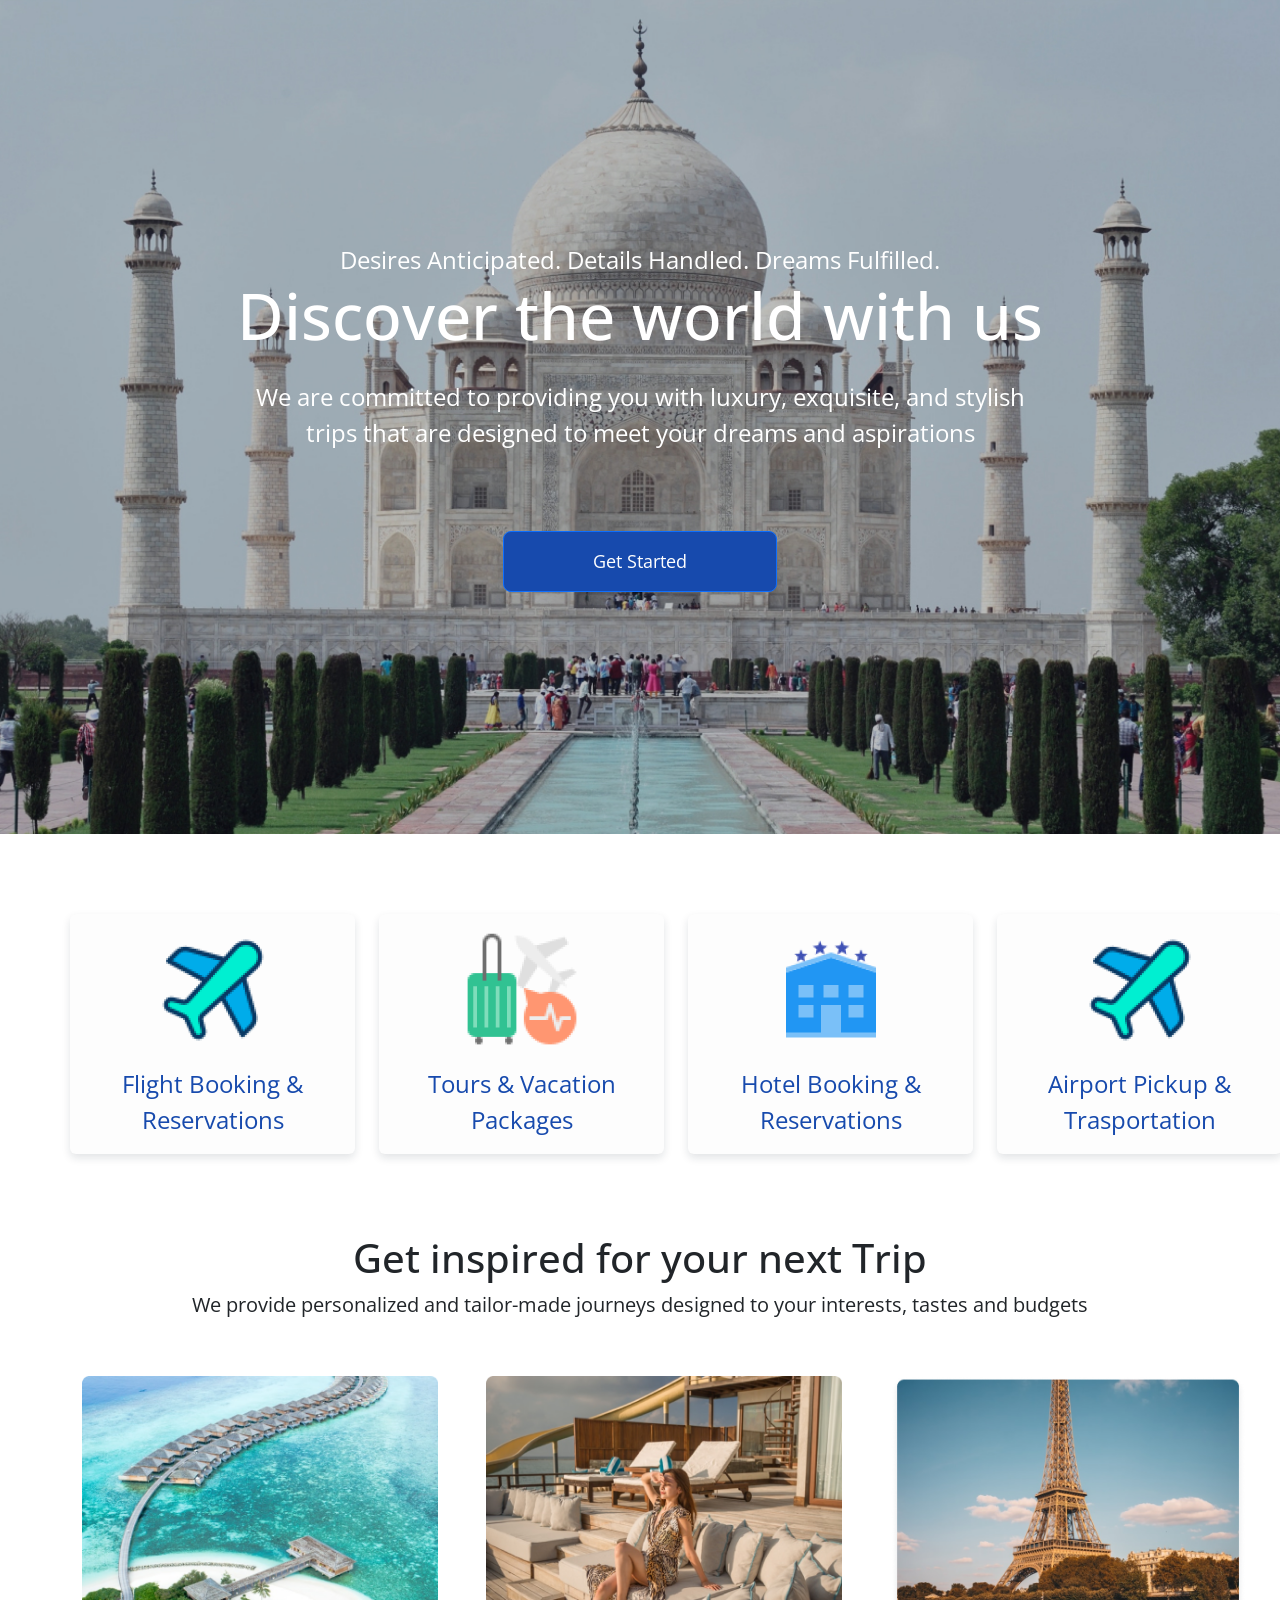
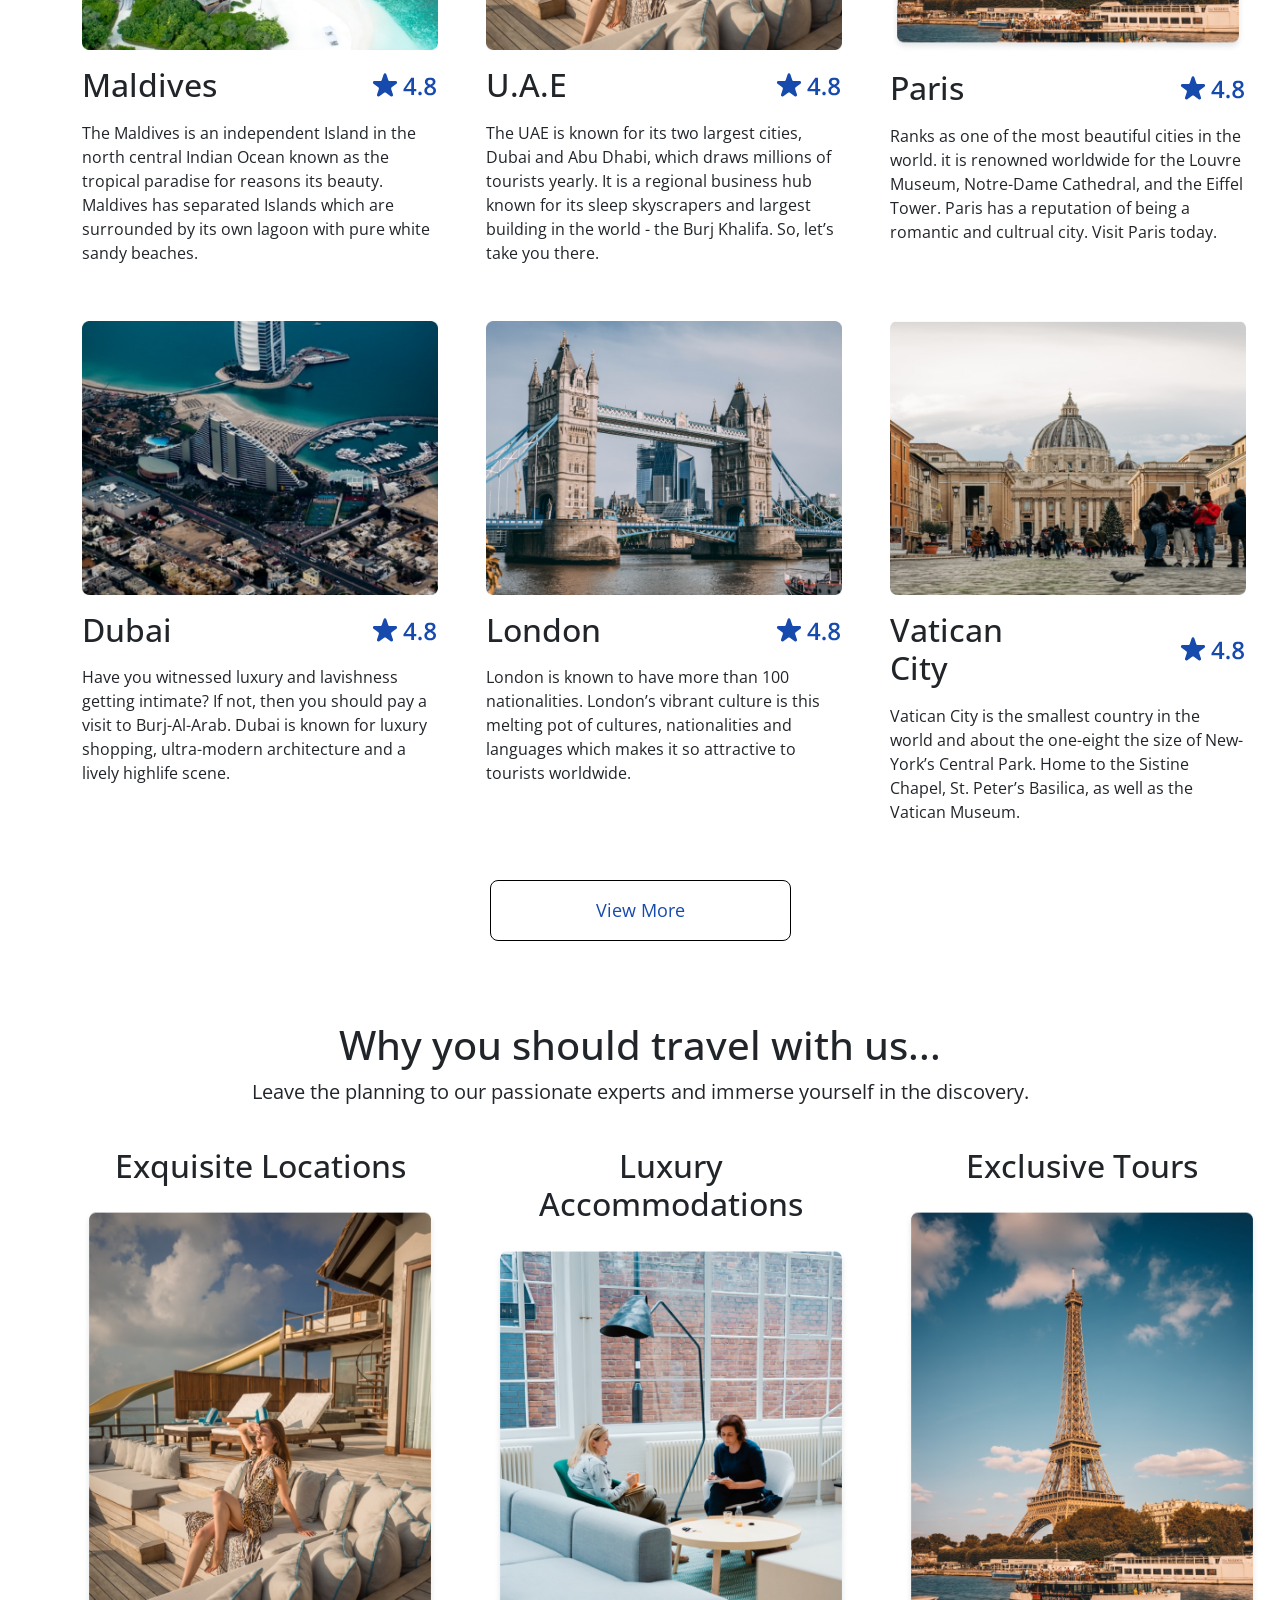
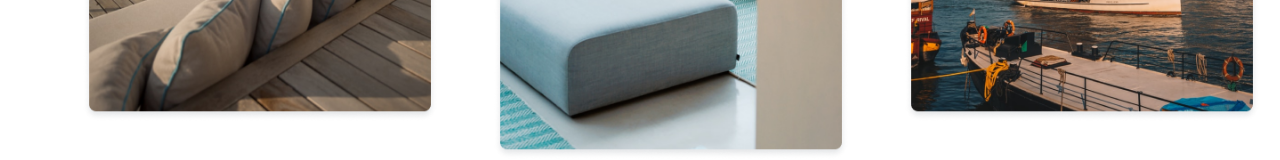
<file: index.html>
<!DOCTYPE html>
<html lang="en">
<head>
    <meta charset="UTF-8">
    <meta http-equiv="X-UA-Compatible" content="IE=edge">
    <meta name="viewport" content="width=device-width, initial-scale=1.0">
    <link rel="stylesheet" href="./css/bootstrap.min.css">
    <link rel="stylesheet" href="./css/style.css">
    <title>KodeCamp Travels</title>
</head>
<body>

    <div class="bg-section">
        <div class="container">
            <div class="text-center mx-auto img-text">
                <p class="p1">Desires Anticipated. Details Handled. Dreams Fulfilled.</p>
                <h1>Discover the world with us</h1>
                <p class="p2">
                    We are committed to providing you with luxury, exquisite, and stylish trips that are designed to meet your dreams and aspirations
                </p>
                <a class="btn btn-primary" href="#" role="button">Get Started</a>
            </div>
        </div>
    </div>
    <div class="first-flex">
        <div class="container">
            <div class="row f1  d-flex justify-content-between">
                <div class="card col-lg-3 card-color">
                    <div class="card-body d-flex flex-column justify-content-center align-items-center">
                        <div class="mb-lg-3">
                            <img src="./img/flight-index.png" alt="flight" class="img-fluid">
                        </div>
                        <p class="flex-one-p text-center">
                            Flight Booking & Reservations
                        </p>
                    </div>
                </div>
                <div class="card col-lg-3 card-color">
                    <div class="card-body d-flex flex-column justify-content-center align-items-center">
                        <div class="mb-lg-3">
                            <img src="./img/tourism-index.png" alt="flight" class="img-fluid">
                        </div>
                        <p class="flex-one-p text-center">
                            Tours & Vacation <span><br></span> Packages
                        </p>
                    </div>       
                </div>
                <div class="card col-lg-3 card-color">
                    <div class="card-body d-flex flex-column justify-content-center align-items-center">
                        <div class="mb-lg-3">
                            <img src="./img/hotel-index.png" alt="flight" class="img-fluid">
                        </div>
                        <p class="flex-one-p text-center">
                            Hotel Booking & <span><br></span> Reservations
                        </p>
                    </div>       
                </div>
                <div class="card col-lg-3 card-color">
                    <div class="card-body d-flex flex-column justify-content-center align-items-center">
                        <div class="mb-lg-3">
                            <img src="./img/flight-index.png" alt="flight" class="img-fluid">
                        </div>
                        <p class="flex-one-p text-center">
                            Airport Pickup & <span><br></span> Trasportation
                        </p>
                    </div>       
                </div>
            </div>
        </div>
    </div>

    <div class="second-flex">
        <div class="container">
            <h4 class="text-center">
                Get inspired for your next Trip
            </h4>
            <p class="text-center">
                We provide personalized and tailor-made journeys designed to your interests, tastes and budgets
            </p>
            <div class="row sec">
                <div class="col-lg-4">
                    <div class="sec-flex-img">
                        <img src="./img/Maldives-index.png" alt="" class="img-class">
                    </div>
                    <div class="row d-flex sec-flex">
                        <h5 class="second-h col-lg-6">
                            Maldives
                        </h5>
                        <p class="rate col-lg-6 text-end">
                            <svg width="69" height="32" viewBox="0 0 69 32" fill="none" xmlns="http://www.w3.org/2000/svg">
                                <path d="M14.5734 4.39057C15.0224 3.00861 16.9776 3.00861 17.4266 4.39058L19.2555 10.0193C19.4563 10.6373 20.0322 11.0557 20.682 11.0557H26.6004C28.0535 11.0557 28.6576 12.9152 27.4821 13.7693L22.694 17.248C22.1683 17.6299 21.9483 18.307 22.1491 18.925L23.978 24.5537C24.427 25.9357 22.8453 27.0848 21.6697 26.2307L16.8817 22.752C16.3559 22.3701 15.6441 22.3701 15.1183 22.752L10.3303 26.2307C9.15471 27.0849 7.57299 25.9357 8.02202 24.5537L9.85089 18.925C10.0517 18.307 9.83171 17.6299 9.30598 17.248L4.51794 13.7693C3.34237 12.9151 3.94654 11.0557 5.39962 11.0557H11.318C11.9678 11.0557 12.5437 10.6373 12.7445 10.0193L14.5734 4.39057Z" fill="#174AAD"/>
                                <path d="M47.3008 21.2383H44.9805V25H42.2617V21.2383H34.4688V19.1523L42.2969 7.82031H44.9805V18.9531H47.3008V21.2383ZM42.2617 18.9531V14.6992C42.2617 14.3477 42.2656 13.9922 42.2734 13.6328C42.2891 13.2656 42.3047 12.9141 42.3203 12.5781C42.3359 12.2422 42.3516 11.9336 42.3672 11.6523C42.3828 11.3633 42.3945 11.125 42.4023 10.9375H42.3086C42.1602 11.25 41.9961 11.5703 41.8164 11.8984C41.6367 12.2188 41.4453 12.5312 41.2422 12.8359L37.0234 18.9531H42.2617ZM49.3047 23.5469C49.3047 22.9062 49.4688 22.457 49.7969 22.1992C50.1328 21.9336 50.5391 21.8008 51.0156 21.8008C51.4922 21.8008 51.8984 21.9336 52.2344 22.1992C52.5781 22.457 52.75 22.9062 52.75 23.5469C52.75 24.1719 52.5781 24.625 52.2344 24.9062C51.8984 25.1797 51.4922 25.3164 51.0156 25.3164C50.5391 25.3164 50.1328 25.1797 49.7969 24.9062C49.4688 24.625 49.3047 24.1719 49.3047 23.5469ZM61.1758 7.63281C62.168 7.63281 63.0625 7.78906 63.8594 8.10156C64.6562 8.40625 65.2891 8.86328 65.7578 9.47266C66.2266 10.082 66.4609 10.8359 66.4609 11.7344C66.4609 12.4297 66.3164 13.0352 66.0273 13.5508C65.7461 14.0664 65.3633 14.5195 64.8789 14.9102C64.3945 15.293 63.8516 15.6328 63.25 15.9297C63.9219 16.2578 64.5391 16.6367 65.1016 17.0664C65.6719 17.4883 66.1289 17.9844 66.4727 18.5547C66.8242 19.125 67 19.793 67 20.5586C67 21.5195 66.7539 22.3516 66.2617 23.0547C65.7773 23.75 65.1016 24.2891 64.2344 24.6719C63.3672 25.0469 62.3555 25.2344 61.1992 25.2344C59.957 25.2344 58.8984 25.0508 58.0234 24.6836C57.1484 24.3164 56.4844 23.793 56.0312 23.1133C55.5781 22.4258 55.3516 21.6055 55.3516 20.6523C55.3516 19.8633 55.5078 19.1797 55.8203 18.6016C56.1328 18.0234 56.5508 17.5234 57.0742 17.1016C57.6055 16.6797 58.1875 16.3242 58.8203 16.0352C58.2812 15.7148 57.7891 15.3555 57.3438 14.957C56.8984 14.5508 56.543 14.0859 56.2773 13.5625C56.0195 13.0312 55.8906 12.418 55.8906 11.7227C55.8906 10.832 56.1289 10.0859 56.6055 9.48438C57.082 8.875 57.7188 8.41406 58.5156 8.10156C59.3203 7.78906 60.207 7.63281 61.1758 7.63281ZM57.9766 20.5469C57.9766 21.2969 58.2422 21.9141 58.7734 22.3984C59.3047 22.8828 60.0977 23.125 61.1523 23.125C62.1992 23.125 62.9961 22.8867 63.543 22.4102C64.0898 21.9336 64.3633 21.3047 64.3633 20.5234C64.3633 20.0234 64.2227 19.582 63.9414 19.1992C63.668 18.8164 63.2969 18.4766 62.8281 18.1797C62.3672 17.875 61.8555 17.5938 61.293 17.3359L60.918 17.1836C60.3086 17.4414 59.7852 17.7344 59.3477 18.0625C58.9102 18.3828 58.5703 18.7461 58.3281 19.1523C58.0938 19.5586 57.9766 20.0234 57.9766 20.5469ZM61.1523 9.75391C60.3945 9.75391 59.7695 9.94141 59.2773 10.3164C58.793 10.6836 58.5508 11.2148 58.5508 11.9102C58.5508 12.4023 58.668 12.8242 58.9023 13.1758C59.1445 13.5273 59.4688 13.832 59.875 14.0898C60.2812 14.3398 60.7305 14.5742 61.2227 14.793C61.6992 14.582 62.1289 14.3516 62.5117 14.1016C62.9023 13.8438 63.2109 13.5391 63.4375 13.1875C63.6719 12.8281 63.7891 12.3984 63.7891 11.8984C63.7891 11.2109 63.543 10.6836 63.0508 10.3164C62.5664 9.94141 61.9336 9.75391 61.1523 9.75391Z" fill="#174AAD"/>
                            </svg>     
                        </p>
                    </div>
                    <p class="sec-flex-p">
                        The Maldives is an independent Island in the north central Indian Ocean known as the tropical paradise for reasons its beauty. Maldives has separated Islands which are surrounded by its own lagoon with pure white sandy beaches.
                    </p>            
                </div>
                <div class="col-lg-4">
                    <div class="sec-flex-img">
                        <img src="./img/uae-index.png" alt="" class="img-class">
                    </div>
                    <div class="row d-flex sec-flex">
                        <h5 class="second-h col-lg-6">
                            U.A.E
                        </h5>
                        <p class="rate col-lg-6 text-end">
                            <svg width="69" height="32" viewBox="0 0 69 32" fill="none" xmlns="http://www.w3.org/2000/svg">
                                <path d="M14.5734 4.39057C15.0224 3.00861 16.9776 3.00861 17.4266 4.39058L19.2555 10.0193C19.4563 10.6373 20.0322 11.0557 20.682 11.0557H26.6004C28.0535 11.0557 28.6576 12.9152 27.4821 13.7693L22.694 17.248C22.1683 17.6299 21.9483 18.307 22.1491 18.925L23.978 24.5537C24.427 25.9357 22.8453 27.0848 21.6697 26.2307L16.8817 22.752C16.3559 22.3701 15.6441 22.3701 15.1183 22.752L10.3303 26.2307C9.15471 27.0849 7.57299 25.9357 8.02202 24.5537L9.85089 18.925C10.0517 18.307 9.83171 17.6299 9.30598 17.248L4.51794 13.7693C3.34237 12.9151 3.94654 11.0557 5.39962 11.0557H11.318C11.9678 11.0557 12.5437 10.6373 12.7445 10.0193L14.5734 4.39057Z" fill="#174AAD"/>
                                <path d="M47.3008 21.2383H44.9805V25H42.2617V21.2383H34.4688V19.1523L42.2969 7.82031H44.9805V18.9531H47.3008V21.2383ZM42.2617 18.9531V14.6992C42.2617 14.3477 42.2656 13.9922 42.2734 13.6328C42.2891 13.2656 42.3047 12.9141 42.3203 12.5781C42.3359 12.2422 42.3516 11.9336 42.3672 11.6523C42.3828 11.3633 42.3945 11.125 42.4023 10.9375H42.3086C42.1602 11.25 41.9961 11.5703 41.8164 11.8984C41.6367 12.2188 41.4453 12.5312 41.2422 12.8359L37.0234 18.9531H42.2617ZM49.3047 23.5469C49.3047 22.9062 49.4688 22.457 49.7969 22.1992C50.1328 21.9336 50.5391 21.8008 51.0156 21.8008C51.4922 21.8008 51.8984 21.9336 52.2344 22.1992C52.5781 22.457 52.75 22.9062 52.75 23.5469C52.75 24.1719 52.5781 24.625 52.2344 24.9062C51.8984 25.1797 51.4922 25.3164 51.0156 25.3164C50.5391 25.3164 50.1328 25.1797 49.7969 24.9062C49.4688 24.625 49.3047 24.1719 49.3047 23.5469ZM61.1758 7.63281C62.168 7.63281 63.0625 7.78906 63.8594 8.10156C64.6562 8.40625 65.2891 8.86328 65.7578 9.47266C66.2266 10.082 66.4609 10.8359 66.4609 11.7344C66.4609 12.4297 66.3164 13.0352 66.0273 13.5508C65.7461 14.0664 65.3633 14.5195 64.8789 14.9102C64.3945 15.293 63.8516 15.6328 63.25 15.9297C63.9219 16.2578 64.5391 16.6367 65.1016 17.0664C65.6719 17.4883 66.1289 17.9844 66.4727 18.5547C66.8242 19.125 67 19.793 67 20.5586C67 21.5195 66.7539 22.3516 66.2617 23.0547C65.7773 23.75 65.1016 24.2891 64.2344 24.6719C63.3672 25.0469 62.3555 25.2344 61.1992 25.2344C59.957 25.2344 58.8984 25.0508 58.0234 24.6836C57.1484 24.3164 56.4844 23.793 56.0312 23.1133C55.5781 22.4258 55.3516 21.6055 55.3516 20.6523C55.3516 19.8633 55.5078 19.1797 55.8203 18.6016C56.1328 18.0234 56.5508 17.5234 57.0742 17.1016C57.6055 16.6797 58.1875 16.3242 58.8203 16.0352C58.2812 15.7148 57.7891 15.3555 57.3438 14.957C56.8984 14.5508 56.543 14.0859 56.2773 13.5625C56.0195 13.0312 55.8906 12.418 55.8906 11.7227C55.8906 10.832 56.1289 10.0859 56.6055 9.48438C57.082 8.875 57.7188 8.41406 58.5156 8.10156C59.3203 7.78906 60.207 7.63281 61.1758 7.63281ZM57.9766 20.5469C57.9766 21.2969 58.2422 21.9141 58.7734 22.3984C59.3047 22.8828 60.0977 23.125 61.1523 23.125C62.1992 23.125 62.9961 22.8867 63.543 22.4102C64.0898 21.9336 64.3633 21.3047 64.3633 20.5234C64.3633 20.0234 64.2227 19.582 63.9414 19.1992C63.668 18.8164 63.2969 18.4766 62.8281 18.1797C62.3672 17.875 61.8555 17.5938 61.293 17.3359L60.918 17.1836C60.3086 17.4414 59.7852 17.7344 59.3477 18.0625C58.9102 18.3828 58.5703 18.7461 58.3281 19.1523C58.0938 19.5586 57.9766 20.0234 57.9766 20.5469ZM61.1523 9.75391C60.3945 9.75391 59.7695 9.94141 59.2773 10.3164C58.793 10.6836 58.5508 11.2148 58.5508 11.9102C58.5508 12.4023 58.668 12.8242 58.9023 13.1758C59.1445 13.5273 59.4688 13.832 59.875 14.0898C60.2812 14.3398 60.7305 14.5742 61.2227 14.793C61.6992 14.582 62.1289 14.3516 62.5117 14.1016C62.9023 13.8438 63.2109 13.5391 63.4375 13.1875C63.6719 12.8281 63.7891 12.3984 63.7891 11.8984C63.7891 11.2109 63.543 10.6836 63.0508 10.3164C62.5664 9.94141 61.9336 9.75391 61.1523 9.75391Z" fill="#174AAD"/>
                            </svg>     
                        </p>
                    </div>
                    <p class="sec-flex-p">
                        The UAE is known for its two largest cities, Dubai and Abu Dhabi, which draws millions of tourists yearly. It is a regional business hub known for its sleep skyscrapers and  largest building in the world - the Burj Khalifa. So, let’s take you there.
                    </p>            
                </div>
                <div class="col-lg-4">
                    <div class="sec-flex-img">
                        <img src="./img/paris-index.png" alt="" class="img-class">
                    </div>
                    <div class="row d-flex sec-flex">
                        <h5 class="second-h col-lg-6">
                            Paris
                        </h5>
                        <p class="rate col-lg-6 text-end">
                            <svg width="69" height="32" viewBox="0 0 69 32" fill="none" xmlns="http://www.w3.org/2000/svg">
                                <path d="M14.5734 4.39057C15.0224 3.00861 16.9776 3.00861 17.4266 4.39058L19.2555 10.0193C19.4563 10.6373 20.0322 11.0557 20.682 11.0557H26.6004C28.0535 11.0557 28.6576 12.9152 27.4821 13.7693L22.694 17.248C22.1683 17.6299 21.9483 18.307 22.1491 18.925L23.978 24.5537C24.427 25.9357 22.8453 27.0848 21.6697 26.2307L16.8817 22.752C16.3559 22.3701 15.6441 22.3701 15.1183 22.752L10.3303 26.2307C9.15471 27.0849 7.57299 25.9357 8.02202 24.5537L9.85089 18.925C10.0517 18.307 9.83171 17.6299 9.30598 17.248L4.51794 13.7693C3.34237 12.9151 3.94654 11.0557 5.39962 11.0557H11.318C11.9678 11.0557 12.5437 10.6373 12.7445 10.0193L14.5734 4.39057Z" fill="#174AAD"/>
                                <path d="M47.3008 21.2383H44.9805V25H42.2617V21.2383H34.4688V19.1523L42.2969 7.82031H44.9805V18.9531H47.3008V21.2383ZM42.2617 18.9531V14.6992C42.2617 14.3477 42.2656 13.9922 42.2734 13.6328C42.2891 13.2656 42.3047 12.9141 42.3203 12.5781C42.3359 12.2422 42.3516 11.9336 42.3672 11.6523C42.3828 11.3633 42.3945 11.125 42.4023 10.9375H42.3086C42.1602 11.25 41.9961 11.5703 41.8164 11.8984C41.6367 12.2188 41.4453 12.5312 41.2422 12.8359L37.0234 18.9531H42.2617ZM49.3047 23.5469C49.3047 22.9062 49.4688 22.457 49.7969 22.1992C50.1328 21.9336 50.5391 21.8008 51.0156 21.8008C51.4922 21.8008 51.8984 21.9336 52.2344 22.1992C52.5781 22.457 52.75 22.9062 52.75 23.5469C52.75 24.1719 52.5781 24.625 52.2344 24.9062C51.8984 25.1797 51.4922 25.3164 51.0156 25.3164C50.5391 25.3164 50.1328 25.1797 49.7969 24.9062C49.4688 24.625 49.3047 24.1719 49.3047 23.5469ZM61.1758 7.63281C62.168 7.63281 63.0625 7.78906 63.8594 8.10156C64.6562 8.40625 65.2891 8.86328 65.7578 9.47266C66.2266 10.082 66.4609 10.8359 66.4609 11.7344C66.4609 12.4297 66.3164 13.0352 66.0273 13.5508C65.7461 14.0664 65.3633 14.5195 64.8789 14.9102C64.3945 15.293 63.8516 15.6328 63.25 15.9297C63.9219 16.2578 64.5391 16.6367 65.1016 17.0664C65.6719 17.4883 66.1289 17.9844 66.4727 18.5547C66.8242 19.125 67 19.793 67 20.5586C67 21.5195 66.7539 22.3516 66.2617 23.0547C65.7773 23.75 65.1016 24.2891 64.2344 24.6719C63.3672 25.0469 62.3555 25.2344 61.1992 25.2344C59.957 25.2344 58.8984 25.0508 58.0234 24.6836C57.1484 24.3164 56.4844 23.793 56.0312 23.1133C55.5781 22.4258 55.3516 21.6055 55.3516 20.6523C55.3516 19.8633 55.5078 19.1797 55.8203 18.6016C56.1328 18.0234 56.5508 17.5234 57.0742 17.1016C57.6055 16.6797 58.1875 16.3242 58.8203 16.0352C58.2812 15.7148 57.7891 15.3555 57.3438 14.957C56.8984 14.5508 56.543 14.0859 56.2773 13.5625C56.0195 13.0312 55.8906 12.418 55.8906 11.7227C55.8906 10.832 56.1289 10.0859 56.6055 9.48438C57.082 8.875 57.7188 8.41406 58.5156 8.10156C59.3203 7.78906 60.207 7.63281 61.1758 7.63281ZM57.9766 20.5469C57.9766 21.2969 58.2422 21.9141 58.7734 22.3984C59.3047 22.8828 60.0977 23.125 61.1523 23.125C62.1992 23.125 62.9961 22.8867 63.543 22.4102C64.0898 21.9336 64.3633 21.3047 64.3633 20.5234C64.3633 20.0234 64.2227 19.582 63.9414 19.1992C63.668 18.8164 63.2969 18.4766 62.8281 18.1797C62.3672 17.875 61.8555 17.5938 61.293 17.3359L60.918 17.1836C60.3086 17.4414 59.7852 17.7344 59.3477 18.0625C58.9102 18.3828 58.5703 18.7461 58.3281 19.1523C58.0938 19.5586 57.9766 20.0234 57.9766 20.5469ZM61.1523 9.75391C60.3945 9.75391 59.7695 9.94141 59.2773 10.3164C58.793 10.6836 58.5508 11.2148 58.5508 11.9102C58.5508 12.4023 58.668 12.8242 58.9023 13.1758C59.1445 13.5273 59.4688 13.832 59.875 14.0898C60.2812 14.3398 60.7305 14.5742 61.2227 14.793C61.6992 14.582 62.1289 14.3516 62.5117 14.1016C62.9023 13.8438 63.2109 13.5391 63.4375 13.1875C63.6719 12.8281 63.7891 12.3984 63.7891 11.8984C63.7891 11.2109 63.543 10.6836 63.0508 10.3164C62.5664 9.94141 61.9336 9.75391 61.1523 9.75391Z" fill="#174AAD"/>
                            </svg>     
                        </p>
                    </div>
                    <p class="sec-flex-p">
                        Ranks as one of the most beautiful cities in the world. it is renowned worldwide for the Louvre Museum, Notre-Dame Cathedral, and the Eiffel Tower. Paris has a reputation of being a romantic and cultrual city. Visit Paris today.
                    </p>            
                </div>
            </div>
            <div class="row sec">
                <div class="col-lg-4">
                    <div class="sec-flex-img">
                        <img src="./img/dubai-index.png" alt="" class="img-class">
                    </div>
                    <div class="row d-flex sec-flex">
                        <h5 class="second-h col-lg-6">
                            Dubai
                        </h5>
                        <p class="rate col-lg-6 text-end">
                            <svg width="69" height="32" viewBox="0 0 69 32" fill="none" xmlns="http://www.w3.org/2000/svg">
                                <path d="M14.5734 4.39057C15.0224 3.00861 16.9776 3.00861 17.4266 4.39058L19.2555 10.0193C19.4563 10.6373 20.0322 11.0557 20.682 11.0557H26.6004C28.0535 11.0557 28.6576 12.9152 27.4821 13.7693L22.694 17.248C22.1683 17.6299 21.9483 18.307 22.1491 18.925L23.978 24.5537C24.427 25.9357 22.8453 27.0848 21.6697 26.2307L16.8817 22.752C16.3559 22.3701 15.6441 22.3701 15.1183 22.752L10.3303 26.2307C9.15471 27.0849 7.57299 25.9357 8.02202 24.5537L9.85089 18.925C10.0517 18.307 9.83171 17.6299 9.30598 17.248L4.51794 13.7693C3.34237 12.9151 3.94654 11.0557 5.39962 11.0557H11.318C11.9678 11.0557 12.5437 10.6373 12.7445 10.0193L14.5734 4.39057Z" fill="#174AAD"/>
                                <path d="M47.3008 21.2383H44.9805V25H42.2617V21.2383H34.4688V19.1523L42.2969 7.82031H44.9805V18.9531H47.3008V21.2383ZM42.2617 18.9531V14.6992C42.2617 14.3477 42.2656 13.9922 42.2734 13.6328C42.2891 13.2656 42.3047 12.9141 42.3203 12.5781C42.3359 12.2422 42.3516 11.9336 42.3672 11.6523C42.3828 11.3633 42.3945 11.125 42.4023 10.9375H42.3086C42.1602 11.25 41.9961 11.5703 41.8164 11.8984C41.6367 12.2188 41.4453 12.5312 41.2422 12.8359L37.0234 18.9531H42.2617ZM49.3047 23.5469C49.3047 22.9062 49.4688 22.457 49.7969 22.1992C50.1328 21.9336 50.5391 21.8008 51.0156 21.8008C51.4922 21.8008 51.8984 21.9336 52.2344 22.1992C52.5781 22.457 52.75 22.9062 52.75 23.5469C52.75 24.1719 52.5781 24.625 52.2344 24.9062C51.8984 25.1797 51.4922 25.3164 51.0156 25.3164C50.5391 25.3164 50.1328 25.1797 49.7969 24.9062C49.4688 24.625 49.3047 24.1719 49.3047 23.5469ZM61.1758 7.63281C62.168 7.63281 63.0625 7.78906 63.8594 8.10156C64.6562 8.40625 65.2891 8.86328 65.7578 9.47266C66.2266 10.082 66.4609 10.8359 66.4609 11.7344C66.4609 12.4297 66.3164 13.0352 66.0273 13.5508C65.7461 14.0664 65.3633 14.5195 64.8789 14.9102C64.3945 15.293 63.8516 15.6328 63.25 15.9297C63.9219 16.2578 64.5391 16.6367 65.1016 17.0664C65.6719 17.4883 66.1289 17.9844 66.4727 18.5547C66.8242 19.125 67 19.793 67 20.5586C67 21.5195 66.7539 22.3516 66.2617 23.0547C65.7773 23.75 65.1016 24.2891 64.2344 24.6719C63.3672 25.0469 62.3555 25.2344 61.1992 25.2344C59.957 25.2344 58.8984 25.0508 58.0234 24.6836C57.1484 24.3164 56.4844 23.793 56.0312 23.1133C55.5781 22.4258 55.3516 21.6055 55.3516 20.6523C55.3516 19.8633 55.5078 19.1797 55.8203 18.6016C56.1328 18.0234 56.5508 17.5234 57.0742 17.1016C57.6055 16.6797 58.1875 16.3242 58.8203 16.0352C58.2812 15.7148 57.7891 15.3555 57.3438 14.957C56.8984 14.5508 56.543 14.0859 56.2773 13.5625C56.0195 13.0312 55.8906 12.418 55.8906 11.7227C55.8906 10.832 56.1289 10.0859 56.6055 9.48438C57.082 8.875 57.7188 8.41406 58.5156 8.10156C59.3203 7.78906 60.207 7.63281 61.1758 7.63281ZM57.9766 20.5469C57.9766 21.2969 58.2422 21.9141 58.7734 22.3984C59.3047 22.8828 60.0977 23.125 61.1523 23.125C62.1992 23.125 62.9961 22.8867 63.543 22.4102C64.0898 21.9336 64.3633 21.3047 64.3633 20.5234C64.3633 20.0234 64.2227 19.582 63.9414 19.1992C63.668 18.8164 63.2969 18.4766 62.8281 18.1797C62.3672 17.875 61.8555 17.5938 61.293 17.3359L60.918 17.1836C60.3086 17.4414 59.7852 17.7344 59.3477 18.0625C58.9102 18.3828 58.5703 18.7461 58.3281 19.1523C58.0938 19.5586 57.9766 20.0234 57.9766 20.5469ZM61.1523 9.75391C60.3945 9.75391 59.7695 9.94141 59.2773 10.3164C58.793 10.6836 58.5508 11.2148 58.5508 11.9102C58.5508 12.4023 58.668 12.8242 58.9023 13.1758C59.1445 13.5273 59.4688 13.832 59.875 14.0898C60.2812 14.3398 60.7305 14.5742 61.2227 14.793C61.6992 14.582 62.1289 14.3516 62.5117 14.1016C62.9023 13.8438 63.2109 13.5391 63.4375 13.1875C63.6719 12.8281 63.7891 12.3984 63.7891 11.8984C63.7891 11.2109 63.543 10.6836 63.0508 10.3164C62.5664 9.94141 61.9336 9.75391 61.1523 9.75391Z" fill="#174AAD"/>
                            </svg>     
                        </p>
                    </div>
                    <p class="sec-flex-p">
                        Have you witnessed luxury and lavishness getting intimate? If not, then you should pay a visit to Burj-Al-Arab. Dubai is known for luxury shopping, ultra-modern architecture and a lively highlife scene.
                    </p>            
                </div>
                <div class="col-lg-4">
                    <div class="sec-flex-img">
                        <img src="./img/london-index.png" alt="" class="img-class">
                    </div>
                    <div class="row d-flex sec-flex">
                        <h5 class="second-h col-lg-6">
                            London
                        </h5>
                        <p class="rate col-lg-6 text-end">
                            <svg width="69" height="32" viewBox="0 0 69 32" fill="none" xmlns="http://www.w3.org/2000/svg">
                                <path d="M14.5734 4.39057C15.0224 3.00861 16.9776 3.00861 17.4266 4.39058L19.2555 10.0193C19.4563 10.6373 20.0322 11.0557 20.682 11.0557H26.6004C28.0535 11.0557 28.6576 12.9152 27.4821 13.7693L22.694 17.248C22.1683 17.6299 21.9483 18.307 22.1491 18.925L23.978 24.5537C24.427 25.9357 22.8453 27.0848 21.6697 26.2307L16.8817 22.752C16.3559 22.3701 15.6441 22.3701 15.1183 22.752L10.3303 26.2307C9.15471 27.0849 7.57299 25.9357 8.02202 24.5537L9.85089 18.925C10.0517 18.307 9.83171 17.6299 9.30598 17.248L4.51794 13.7693C3.34237 12.9151 3.94654 11.0557 5.39962 11.0557H11.318C11.9678 11.0557 12.5437 10.6373 12.7445 10.0193L14.5734 4.39057Z" fill="#174AAD"/>
                                <path d="M47.3008 21.2383H44.9805V25H42.2617V21.2383H34.4688V19.1523L42.2969 7.82031H44.9805V18.9531H47.3008V21.2383ZM42.2617 18.9531V14.6992C42.2617 14.3477 42.2656 13.9922 42.2734 13.6328C42.2891 13.2656 42.3047 12.9141 42.3203 12.5781C42.3359 12.2422 42.3516 11.9336 42.3672 11.6523C42.3828 11.3633 42.3945 11.125 42.4023 10.9375H42.3086C42.1602 11.25 41.9961 11.5703 41.8164 11.8984C41.6367 12.2188 41.4453 12.5312 41.2422 12.8359L37.0234 18.9531H42.2617ZM49.3047 23.5469C49.3047 22.9062 49.4688 22.457 49.7969 22.1992C50.1328 21.9336 50.5391 21.8008 51.0156 21.8008C51.4922 21.8008 51.8984 21.9336 52.2344 22.1992C52.5781 22.457 52.75 22.9062 52.75 23.5469C52.75 24.1719 52.5781 24.625 52.2344 24.9062C51.8984 25.1797 51.4922 25.3164 51.0156 25.3164C50.5391 25.3164 50.1328 25.1797 49.7969 24.9062C49.4688 24.625 49.3047 24.1719 49.3047 23.5469ZM61.1758 7.63281C62.168 7.63281 63.0625 7.78906 63.8594 8.10156C64.6562 8.40625 65.2891 8.86328 65.7578 9.47266C66.2266 10.082 66.4609 10.8359 66.4609 11.7344C66.4609 12.4297 66.3164 13.0352 66.0273 13.5508C65.7461 14.0664 65.3633 14.5195 64.8789 14.9102C64.3945 15.293 63.8516 15.6328 63.25 15.9297C63.9219 16.2578 64.5391 16.6367 65.1016 17.0664C65.6719 17.4883 66.1289 17.9844 66.4727 18.5547C66.8242 19.125 67 19.793 67 20.5586C67 21.5195 66.7539 22.3516 66.2617 23.0547C65.7773 23.75 65.1016 24.2891 64.2344 24.6719C63.3672 25.0469 62.3555 25.2344 61.1992 25.2344C59.957 25.2344 58.8984 25.0508 58.0234 24.6836C57.1484 24.3164 56.4844 23.793 56.0312 23.1133C55.5781 22.4258 55.3516 21.6055 55.3516 20.6523C55.3516 19.8633 55.5078 19.1797 55.8203 18.6016C56.1328 18.0234 56.5508 17.5234 57.0742 17.1016C57.6055 16.6797 58.1875 16.3242 58.8203 16.0352C58.2812 15.7148 57.7891 15.3555 57.3438 14.957C56.8984 14.5508 56.543 14.0859 56.2773 13.5625C56.0195 13.0312 55.8906 12.418 55.8906 11.7227C55.8906 10.832 56.1289 10.0859 56.6055 9.48438C57.082 8.875 57.7188 8.41406 58.5156 8.10156C59.3203 7.78906 60.207 7.63281 61.1758 7.63281ZM57.9766 20.5469C57.9766 21.2969 58.2422 21.9141 58.7734 22.3984C59.3047 22.8828 60.0977 23.125 61.1523 23.125C62.1992 23.125 62.9961 22.8867 63.543 22.4102C64.0898 21.9336 64.3633 21.3047 64.3633 20.5234C64.3633 20.0234 64.2227 19.582 63.9414 19.1992C63.668 18.8164 63.2969 18.4766 62.8281 18.1797C62.3672 17.875 61.8555 17.5938 61.293 17.3359L60.918 17.1836C60.3086 17.4414 59.7852 17.7344 59.3477 18.0625C58.9102 18.3828 58.5703 18.7461 58.3281 19.1523C58.0938 19.5586 57.9766 20.0234 57.9766 20.5469ZM61.1523 9.75391C60.3945 9.75391 59.7695 9.94141 59.2773 10.3164C58.793 10.6836 58.5508 11.2148 58.5508 11.9102C58.5508 12.4023 58.668 12.8242 58.9023 13.1758C59.1445 13.5273 59.4688 13.832 59.875 14.0898C60.2812 14.3398 60.7305 14.5742 61.2227 14.793C61.6992 14.582 62.1289 14.3516 62.5117 14.1016C62.9023 13.8438 63.2109 13.5391 63.4375 13.1875C63.6719 12.8281 63.7891 12.3984 63.7891 11.8984C63.7891 11.2109 63.543 10.6836 63.0508 10.3164C62.5664 9.94141 61.9336 9.75391 61.1523 9.75391Z" fill="#174AAD"/>
                            </svg>     
                        </p>
                    </div>
                    <p class="sec-flex-p">
                        London is known to have more than 100 nationalities. London’s vibrant culture is this melting pot of cultures, nationalities and languages which makes it so attractive to tourists worldwide.
                    </p>            
                </div>
                <div class="col-lg-4">
                    <div class="sec-flex-img">
                        <img src="./img/v-city-index.png" alt="" class="img-class">
                    </div>
                    <div class="row d-flex sec-flex">
                        <h5 class="second-h col-lg-6">
                            Vatican City
                        </h5>
                        <p class="rate col-lg-6 text-end">
                            <svg width="69" height="32" viewBox="0 0 69 32" fill="none" xmlns="http://www.w3.org/2000/svg">
                                <path d="M14.5734 4.39057C15.0224 3.00861 16.9776 3.00861 17.4266 4.39058L19.2555 10.0193C19.4563 10.6373 20.0322 11.0557 20.682 11.0557H26.6004C28.0535 11.0557 28.6576 12.9152 27.4821 13.7693L22.694 17.248C22.1683 17.6299 21.9483 18.307 22.1491 18.925L23.978 24.5537C24.427 25.9357 22.8453 27.0848 21.6697 26.2307L16.8817 22.752C16.3559 22.3701 15.6441 22.3701 15.1183 22.752L10.3303 26.2307C9.15471 27.0849 7.57299 25.9357 8.02202 24.5537L9.85089 18.925C10.0517 18.307 9.83171 17.6299 9.30598 17.248L4.51794 13.7693C3.34237 12.9151 3.94654 11.0557 5.39962 11.0557H11.318C11.9678 11.0557 12.5437 10.6373 12.7445 10.0193L14.5734 4.39057Z" fill="#174AAD"/>
                                <path d="M47.3008 21.2383H44.9805V25H42.2617V21.2383H34.4688V19.1523L42.2969 7.82031H44.9805V18.9531H47.3008V21.2383ZM42.2617 18.9531V14.6992C42.2617 14.3477 42.2656 13.9922 42.2734 13.6328C42.2891 13.2656 42.3047 12.9141 42.3203 12.5781C42.3359 12.2422 42.3516 11.9336 42.3672 11.6523C42.3828 11.3633 42.3945 11.125 42.4023 10.9375H42.3086C42.1602 11.25 41.9961 11.5703 41.8164 11.8984C41.6367 12.2188 41.4453 12.5312 41.2422 12.8359L37.0234 18.9531H42.2617ZM49.3047 23.5469C49.3047 22.9062 49.4688 22.457 49.7969 22.1992C50.1328 21.9336 50.5391 21.8008 51.0156 21.8008C51.4922 21.8008 51.8984 21.9336 52.2344 22.1992C52.5781 22.457 52.75 22.9062 52.75 23.5469C52.75 24.1719 52.5781 24.625 52.2344 24.9062C51.8984 25.1797 51.4922 25.3164 51.0156 25.3164C50.5391 25.3164 50.1328 25.1797 49.7969 24.9062C49.4688 24.625 49.3047 24.1719 49.3047 23.5469ZM61.1758 7.63281C62.168 7.63281 63.0625 7.78906 63.8594 8.10156C64.6562 8.40625 65.2891 8.86328 65.7578 9.47266C66.2266 10.082 66.4609 10.8359 66.4609 11.7344C66.4609 12.4297 66.3164 13.0352 66.0273 13.5508C65.7461 14.0664 65.3633 14.5195 64.8789 14.9102C64.3945 15.293 63.8516 15.6328 63.25 15.9297C63.9219 16.2578 64.5391 16.6367 65.1016 17.0664C65.6719 17.4883 66.1289 17.9844 66.4727 18.5547C66.8242 19.125 67 19.793 67 20.5586C67 21.5195 66.7539 22.3516 66.2617 23.0547C65.7773 23.75 65.1016 24.2891 64.2344 24.6719C63.3672 25.0469 62.3555 25.2344 61.1992 25.2344C59.957 25.2344 58.8984 25.0508 58.0234 24.6836C57.1484 24.3164 56.4844 23.793 56.0312 23.1133C55.5781 22.4258 55.3516 21.6055 55.3516 20.6523C55.3516 19.8633 55.5078 19.1797 55.8203 18.6016C56.1328 18.0234 56.5508 17.5234 57.0742 17.1016C57.6055 16.6797 58.1875 16.3242 58.8203 16.0352C58.2812 15.7148 57.7891 15.3555 57.3438 14.957C56.8984 14.5508 56.543 14.0859 56.2773 13.5625C56.0195 13.0312 55.8906 12.418 55.8906 11.7227C55.8906 10.832 56.1289 10.0859 56.6055 9.48438C57.082 8.875 57.7188 8.41406 58.5156 8.10156C59.3203 7.78906 60.207 7.63281 61.1758 7.63281ZM57.9766 20.5469C57.9766 21.2969 58.2422 21.9141 58.7734 22.3984C59.3047 22.8828 60.0977 23.125 61.1523 23.125C62.1992 23.125 62.9961 22.8867 63.543 22.4102C64.0898 21.9336 64.3633 21.3047 64.3633 20.5234C64.3633 20.0234 64.2227 19.582 63.9414 19.1992C63.668 18.8164 63.2969 18.4766 62.8281 18.1797C62.3672 17.875 61.8555 17.5938 61.293 17.3359L60.918 17.1836C60.3086 17.4414 59.7852 17.7344 59.3477 18.0625C58.9102 18.3828 58.5703 18.7461 58.3281 19.1523C58.0938 19.5586 57.9766 20.0234 57.9766 20.5469ZM61.1523 9.75391C60.3945 9.75391 59.7695 9.94141 59.2773 10.3164C58.793 10.6836 58.5508 11.2148 58.5508 11.9102C58.5508 12.4023 58.668 12.8242 58.9023 13.1758C59.1445 13.5273 59.4688 13.832 59.875 14.0898C60.2812 14.3398 60.7305 14.5742 61.2227 14.793C61.6992 14.582 62.1289 14.3516 62.5117 14.1016C62.9023 13.8438 63.2109 13.5391 63.4375 13.1875C63.6719 12.8281 63.7891 12.3984 63.7891 11.8984C63.7891 11.2109 63.543 10.6836 63.0508 10.3164C62.5664 9.94141 61.9336 9.75391 61.1523 9.75391Z" fill="#174AAD"/>
                            </svg>     
                        </p>
                    </div>
                    <p class="sec-flex-p">
                        Vatican City is the smallest country in the world and about the one-eight the size of New-York’s Central Park. Home to the Sistine Chapel, St. Peter’s Basilica, as well as the Vatican Museum. 
                    </p>            
                </div>
            </div>
            <div class="sec-flex-a">
                <a href="" class="btn">View More</a>
            </div>
        </div>
    </div>

    <div class="third-flex">
        <div class="container">
            <h4 class="text-center">
                Why you should travel with us...
            </h4>
            <p class="text-center">
                Leave the planning to our passionate experts and immerse yourself in the discovery.
            </p>
            <div class="row sec2">
                <div class="col-lg-4">
                    <h5 class="text-center">
                        Exquisite Locations
                    </h5>
                    <div>
                        <img src="./img/exq-index.png" alt="" class="img-class">
                    </div>
                </div>
                <div class="col-lg-4">
                    <h5 class="text-center">
                        Luxury Accommodations
                    </h5>
                    <div>
                        <img src="./img/lux-index.png" alt="" class="img-class">
                    </div>
                </div>
                <div class="col-lg-4">
                    <h5 class="text-center">
                        Exclusive Tours
                    </h5>
                    <div>
                        <img src="./img/ex-tours-index.png" alt="" class="img-class">
                    </div>
                </div>
            </div>
        </div>
    </div>
    
</body>
</html>
</file>
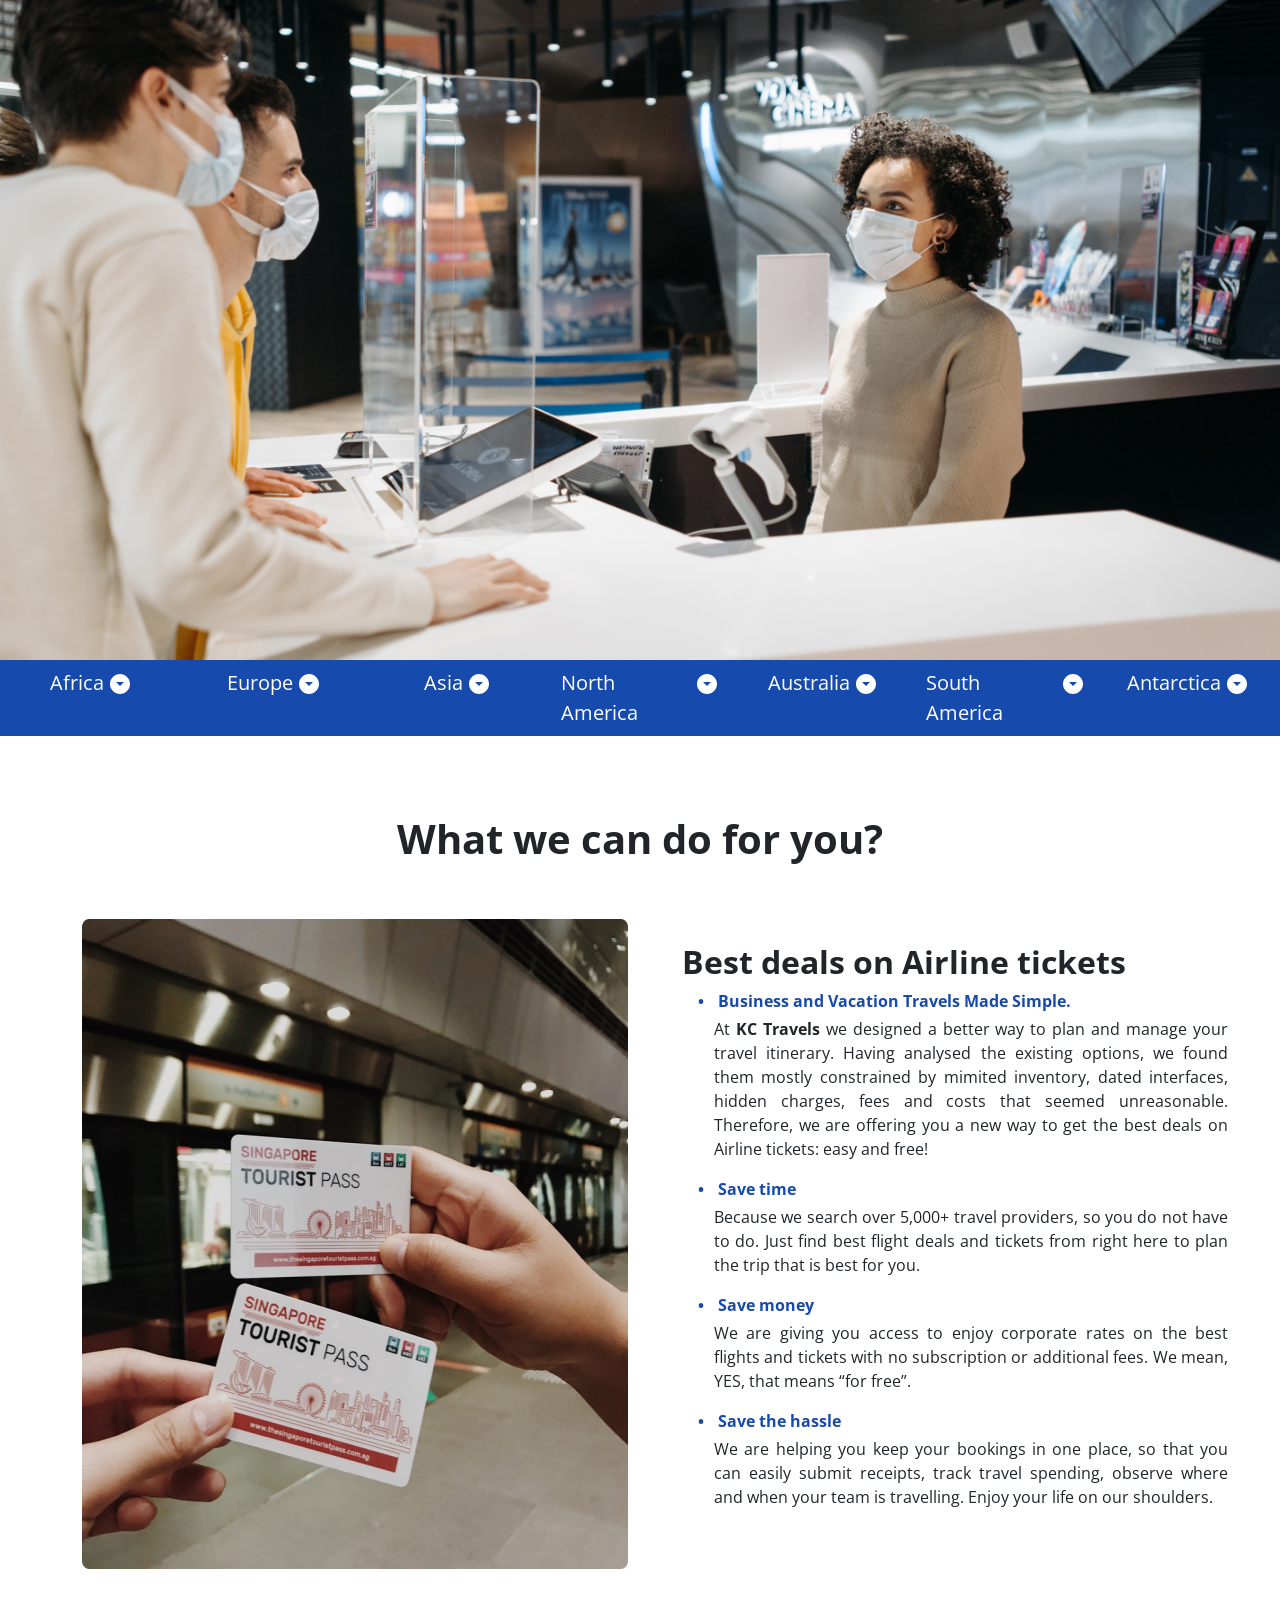
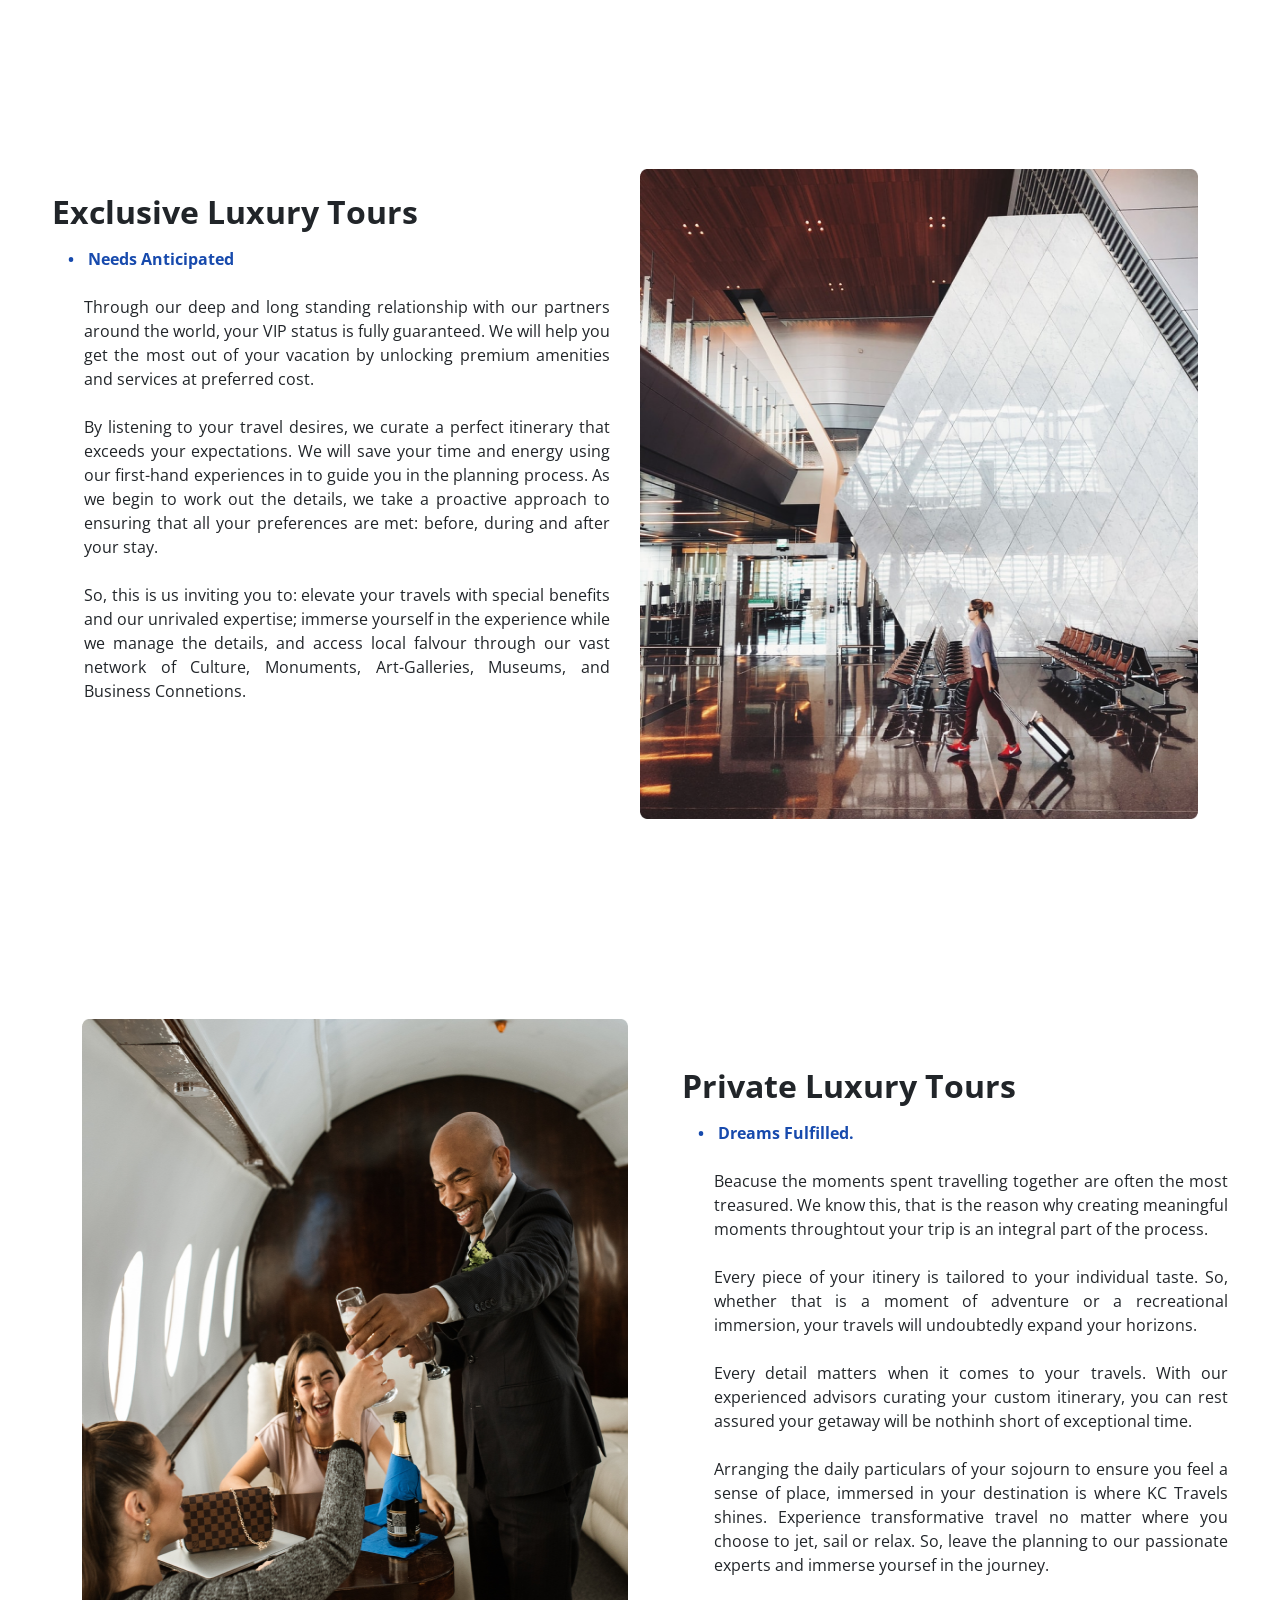
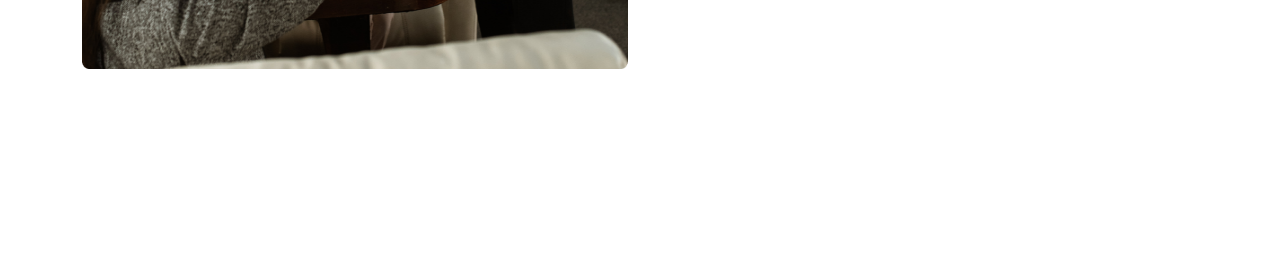
<file: service.html>
<!DOCTYPE html>
<html lang="en">
<head>
    <meta charset="UTF-8">
    <meta http-equiv="X-UA-Compatible" content="IE=edge">
    <meta name="viewport" content="width=device-width, initial-scale=1.0">
    <link rel="stylesheet" href="./css/bootstrap.min.css">
    <link rel="stylesheet" href="./css/service.css">
    <title>Services</title>
</head>
<body>
    
    <section id="service-img">
        <div>
            <img src="./img/service-main.png" alt="servive-image" class="service-main w-100">
        </div>
        <div class="row conti m-0">
            <p class="conti-flex d-flex justify-content-center my-lg-2">Africa <span>
                <svg class="ms-1" width="24" height="24" viewBox="0 0 24 24" fill="none" xmlns="http://www.w3.org/2000/svg">
                    <path d="M12 2C6.48 2 2 6.48 2 12C2 17.52 6.48 22 12 22C17.52 22 22 17.52 22 12C22 6.48 17.52 2 12 2ZM12 14L8 10H16L12 14Z" fill="white"/>
                </svg>                    
            </span>
            </p>
            <p class="conti-flex d-flex justify-content-center my-lg-2">Europe <span>
                <svg class="ms-1" width="24" height="24" viewBox="0 0 24 24" fill="none" xmlns="http://www.w3.org/2000/svg">
                    <path d="M12 2C6.48 2 2 6.48 2 12C2 17.52 6.48 22 12 22C17.52 22 22 17.52 22 12C22 6.48 17.52 2 12 2ZM12 14L8 10H16L12 14Z" fill="white"/>
                </svg>                    
            </span>
            </p>
            <p class="conti-flex d-flex justify-content-center my-lg-2">Asia <span>
                <svg class="ms-1" width="24" height="24" viewBox="0 0 24 24" fill="none" xmlns="http://www.w3.org/2000/svg">
                    <path d="M12 2C6.48 2 2 6.48 2 12C2 17.52 6.48 22 12 22C17.52 22 22 17.52 22 12C22 6.48 17.52 2 12 2ZM12 14L8 10H16L12 14Z" fill="white"/>
                </svg>                    
            </span>
            </p>
            <p class="conti-flex d-flex justify-content-center my-lg-2">North America <span>
                <svg class="ms-1" width="24" height="24" viewBox="0 0 24 24" fill="none" xmlns="http://www.w3.org/2000/svg">
                    <path d="M12 2C6.48 2 2 6.48 2 12C2 17.52 6.48 22 12 22C17.52 22 22 17.52 22 12C22 6.48 17.52 2 12 2ZM12 14L8 10H16L12 14Z" fill="white"/>
                </svg>                    
            </span>
            </p>
            <p class="conti-flex d-flex justify-content-center my-lg-2">Australia <span>
                <svg class="ms-1" width="24" height="24" viewBox="0 0 24 24" fill="none" xmlns="http://www.w3.org/2000/svg">
                    <path d="M12 2C6.48 2 2 6.48 2 12C2 17.52 6.48 22 12 22C17.52 22 22 17.52 22 12C22 6.48 17.52 2 12 2ZM12 14L8 10H16L12 14Z" fill="white"/>
                </svg>                    
            </span>
            </p>
            <p class="conti-flex d-flex justify-content-center my-lg-2">South America <span>
                <svg class="ms-1" width="24" height="24" viewBox="0 0 24 24" fill="none" xmlns="http://www.w3.org/2000/svg">
                    <path d="M12 2C6.48 2 2 6.48 2 12C2 17.52 6.48 22 12 22C17.52 22 22 17.52 22 12C22 6.48 17.52 2 12 2ZM12 14L8 10H16L12 14Z" fill="white"/>
                </svg>                    
            </span>
            </p>
            <p class="conti-flex d-flex justify-content-center my-lg-2">Antarctica <span>
                <svg class="ms-1" width="24" height="24" viewBox="0 0 24 24" fill="none" xmlns="http://www.w3.org/2000/svg">
                    <path d="M12 2C6.48 2 2 6.48 2 12C2 17.52 6.48 22 12 22C17.52 22 22 17.52 22 12C22 6.48 17.52 2 12 2ZM12 14L8 10H16L12 14Z" fill="white"/>
                </svg>                    
            </span>
            </p>
        </div>
    </section>

    <section id="flex-sec">
        <div class="container">
            <h4 class="text-center">What we can do for you?</h4>
            <div class="sec row d-flex justify-content-between">
                <div class="col-lg-6 img-section">
                    <img src="./img/service-flex-1.png" alt="tourist-cards" class="img-fluid">
                </div>
                <div class="col-lg-6 text-section">
                    <h5 class="mt-lg-4">Best deals on Airline tickets</h5>
                    <ul class="list">
                        <li>
                            <p class="text-blue mb-lg-1"><b>Business and Vacation Travels Made Simple.</b></p>
                            <p>At <b>KC Travels</b> we designed a better way to plan and manage your travel itinerary. Having analysed the existing options, we found them mostly constrained by mimited inventory, dated interfaces, hidden charges, fees and costs that seemed unreasonable.  Therefore, we are offering you a new way to get the best deals on Airline tickets: easy and free!</p>
                        </li>
                        <li>
                            <p class="text-blue mb-lg-1"><b>Save time</b></p>
                            <p>Because we search over 5,000+ travel providers, so you do not have to do. Just find best flight deals and tickets from right here to plan the trip that is best for you.</p>
                        </li>
                        <li>
                            <p class="text-blue mb-lg-1"><b>Save money</b></p>
                            <p>We are giving you access to enjoy corporate rates on the best flights and tickets with no subscription or additional fees. We mean, YES, that means “for free”.</p>
                        </li>
                        <li>
                            <p class="text-blue mb-lg-1"><b>Save the hassle</b></p>
                            <p>We are helping you keep your bookings in one place, so that you can easily submit receipts, track travel spending, observe where and when your team is travelling. Enjoy your life on our shoulders.</p>
                        </li>
                    </ul>
                </div>
            </div>

            <div class="sec flex-row-reverse d-flex justify-content-between">
                <div class="col-lg-6 img-section">
                    <img src="./img/service-flex-2.png" alt="tourist-cards" class="img-fluid">
                </div>
                <div class="col-lg-6 text-section">
                    <h5 class="mt-lg-4 mb-lg-3">Exclusive Luxury Tours</h5>
                    <ul class="list">
                        <li>
                            <p class="text-blue mb-lg-4"><b>Needs Anticipated</b></p>
                            <p class="mb-lg-4">Through our deep and  long standing relationship with our partners around the world, your VIP status is fully guaranteed. We will help you get the most out of your vacation by unlocking premium amenities and services at preferred cost. </p>
                            <p class="mb-lg-4">By listening to your travel desires, we curate a perfect itinerary that  exceeds your expectations. We will save your time and energy using our first-hand experiences in to guide you in the planning process. As we begin to work out the details, we take a proactive approach to ensuring that all your preferences are met: before, during and after your stay.</p>
                            <p class="">So, this is us inviting you to: elevate your travels with special benefits and our unrivaled expertise; immerse yourself in the experience while we manage the details, and access local falvour through our vast network of Culture, Monuments, Art-Galleries, Museums, and Business Connetions.</p>
                        </li>
                    </ul>
                </div>
            </div>

            <div class="sec row d-flex justify-content-between">
                <div class="col-lg-6 img-section">
                    <img src="./img/service-flex-3.png" alt="tourist-cards" class="img-fluid">
                </div>
                <div class="col-lg-6 text-section">
                    <h5 class="mt-lg-5 mb-lg-3">Private Luxury Tours</h5>
                    <ul class="list">
                        <li>
                            <p class="text-blue mb-lg-4"><b>Dreams Fulfilled.</b></p>
                            <p class="mb-lg-4">Beacuse the moments spent travelling together are often the most treasured. We know this, that is the reason why creating meaningful moments throughtout your trip is an integral part of the process. </p>
                            <p class="mb-lg-4">Every piece of your itinery is tailored to your individual taste. So, whether that is a moment of adventure or a recreational immersion, your travels will undoubtedly expand your horizons.</p>
                            <p class="mb-lg-4">Every detail matters when it comes to your travels. With our experienced advisors curating your custom itinerary, you can rest assured your getaway will be nothinh short of exceptional time.</p>
                            <p>Arranging the daily particulars of your sojourn to ensure you feel a sense of place, immersed in your destination is where KC Travels shines. Experience transformative travel no matter where you choose to jet, sail or relax. So, leave the planning to our passionate experts and immerse yoursef in the journey.</p>
                        </li>
                    </ul>
                </div>
            </div>

        </div>
        

    </section>
    


    <script src="./js/bootstrap.min.js"></script>
</body>
</html>
</file>
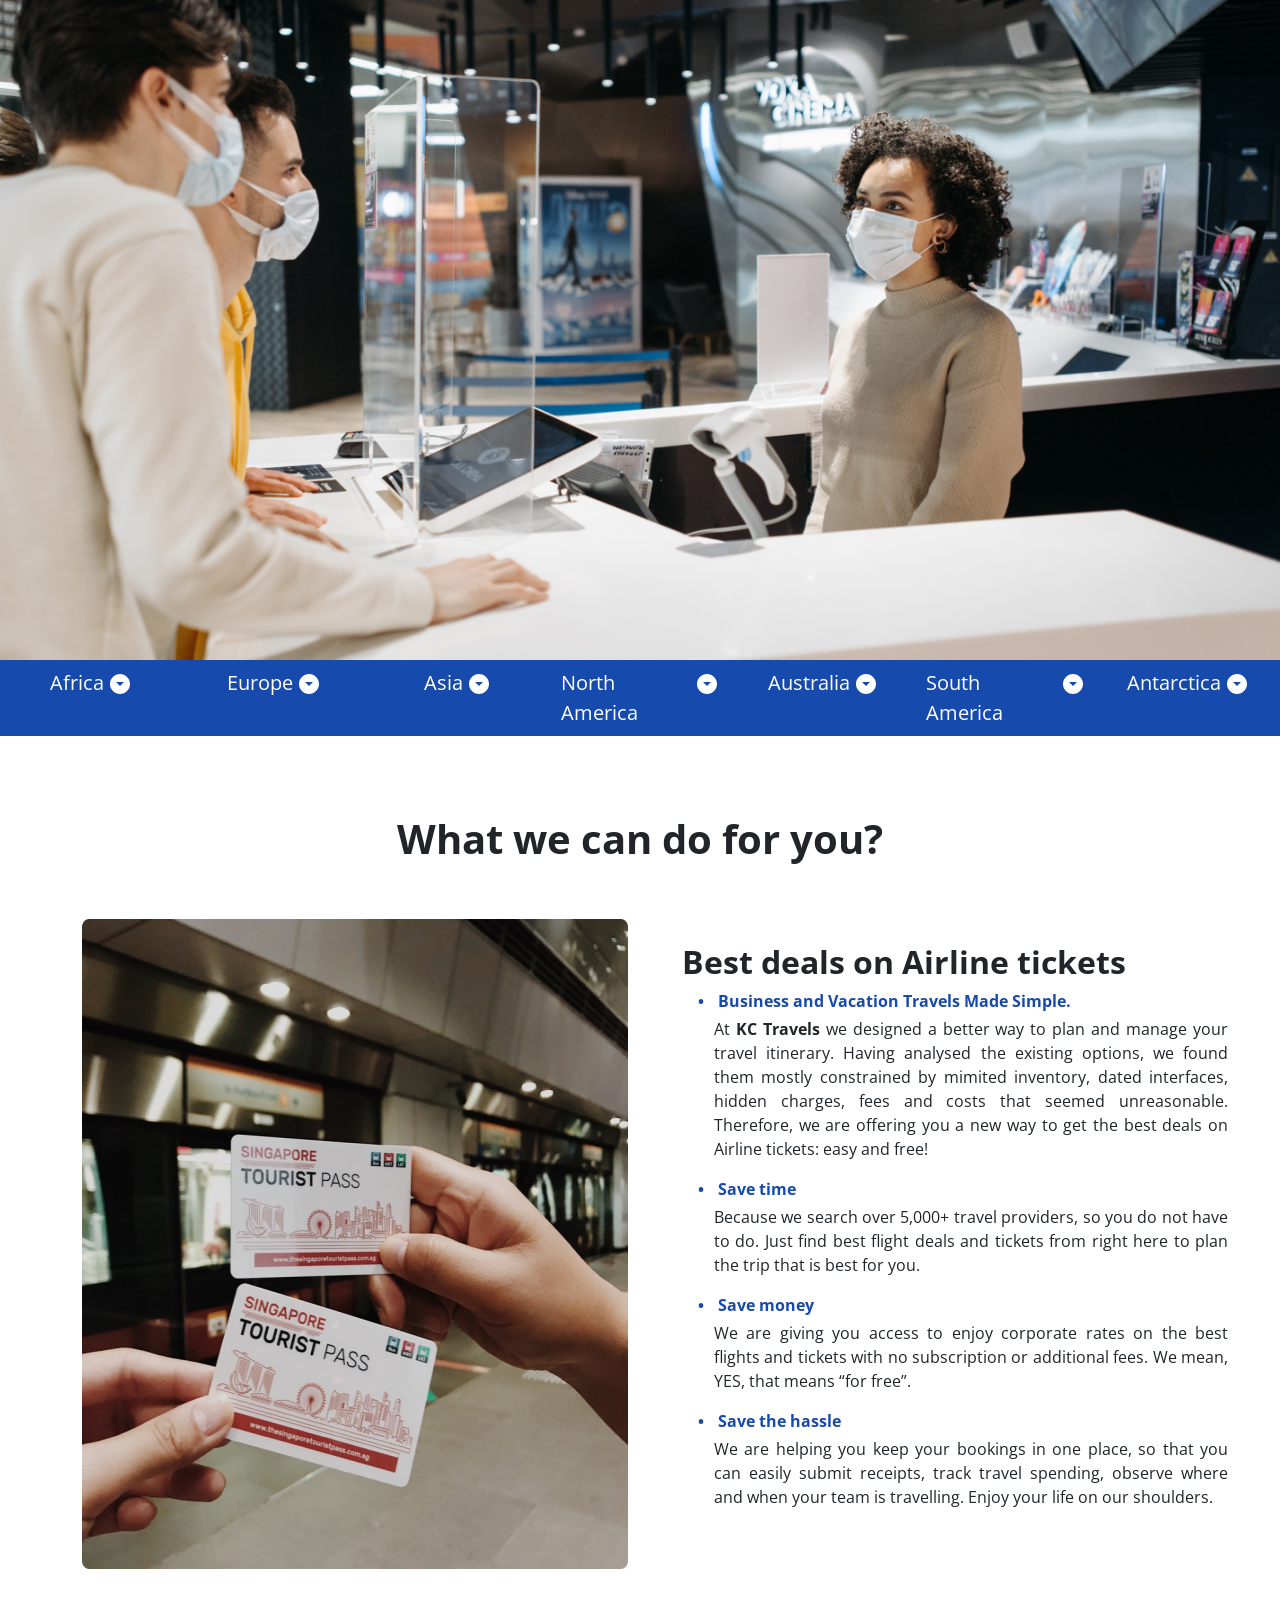
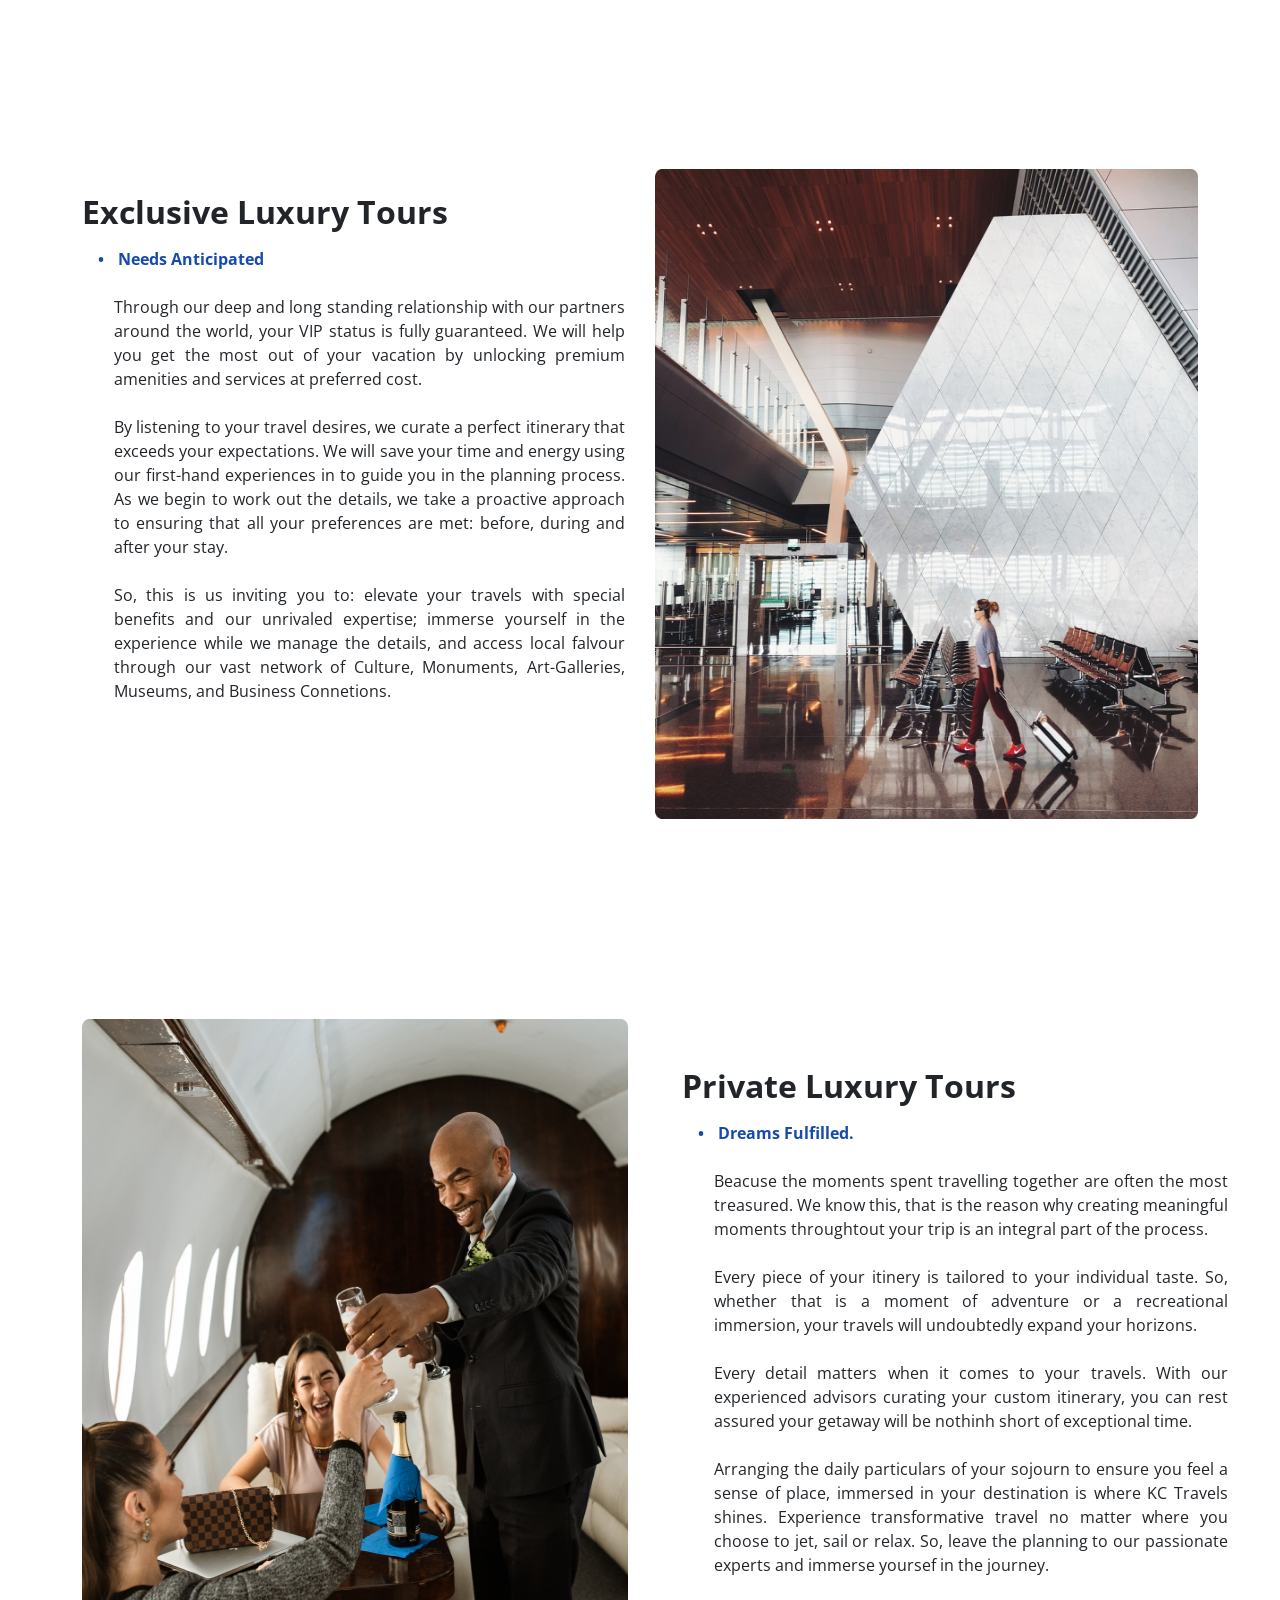
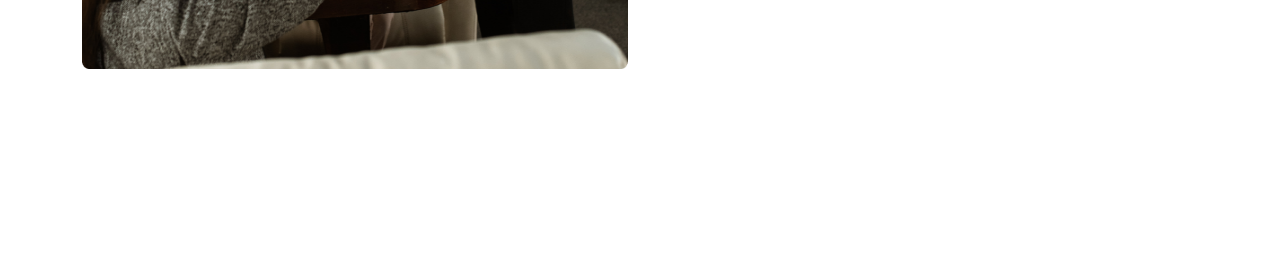
<file: sevice.html>
<!DOCTYPE html>
<html lang="en">
<head>
    <meta charset="UTF-8">
    <meta http-equiv="X-UA-Compatible" content="IE=edge">
    <meta name="viewport" content="width=device-width, initial-scale=1.0">
    <link rel="stylesheet" href="./css/bootstrap.min.css">
    <link rel="stylesheet" href="./css/service.css">
    <title>Services</title>
</head>
<body>
    
    <section id="service-img">
        <div>
            <img src="./img/service-main.png" alt="servive-image" class="service-main w-100">
        </div>
        <div class="row conti m-0">
            <p class="conti-flex d-flex justify-content-center my-lg-2">Africa <span>
                <svg class="ms-1" width="24" height="24" viewBox="0 0 24 24" fill="none" xmlns="http://www.w3.org/2000/svg">
                    <path d="M12 2C6.48 2 2 6.48 2 12C2 17.52 6.48 22 12 22C17.52 22 22 17.52 22 12C22 6.48 17.52 2 12 2ZM12 14L8 10H16L12 14Z" fill="white"/>
                </svg>                    
            </span>
            </p>
            <p class="conti-flex d-flex justify-content-center my-lg-2">Europe <span>
                <svg class="ms-1" width="24" height="24" viewBox="0 0 24 24" fill="none" xmlns="http://www.w3.org/2000/svg">
                    <path d="M12 2C6.48 2 2 6.48 2 12C2 17.52 6.48 22 12 22C17.52 22 22 17.52 22 12C22 6.48 17.52 2 12 2ZM12 14L8 10H16L12 14Z" fill="white"/>
                </svg>                    
            </span>
            </p>
            <p class="conti-flex d-flex justify-content-center my-lg-2">Asia <span>
                <svg class="ms-1" width="24" height="24" viewBox="0 0 24 24" fill="none" xmlns="http://www.w3.org/2000/svg">
                    <path d="M12 2C6.48 2 2 6.48 2 12C2 17.52 6.48 22 12 22C17.52 22 22 17.52 22 12C22 6.48 17.52 2 12 2ZM12 14L8 10H16L12 14Z" fill="white"/>
                </svg>                    
            </span>
            </p>
            <p class="conti-flex d-flex justify-content-center my-lg-2">North America <span>
                <svg class="ms-1" width="24" height="24" viewBox="0 0 24 24" fill="none" xmlns="http://www.w3.org/2000/svg">
                    <path d="M12 2C6.48 2 2 6.48 2 12C2 17.52 6.48 22 12 22C17.52 22 22 17.52 22 12C22 6.48 17.52 2 12 2ZM12 14L8 10H16L12 14Z" fill="white"/>
                </svg>                    
            </span>
            </p>
            <p class="conti-flex d-flex justify-content-center my-lg-2">Australia <span>
                <svg class="ms-1" width="24" height="24" viewBox="0 0 24 24" fill="none" xmlns="http://www.w3.org/2000/svg">
                    <path d="M12 2C6.48 2 2 6.48 2 12C2 17.52 6.48 22 12 22C17.52 22 22 17.52 22 12C22 6.48 17.52 2 12 2ZM12 14L8 10H16L12 14Z" fill="white"/>
                </svg>                    
            </span>
            </p>
            <p class="conti-flex d-flex justify-content-center my-lg-2">South America <span>
                <svg class="ms-1" width="24" height="24" viewBox="0 0 24 24" fill="none" xmlns="http://www.w3.org/2000/svg">
                    <path d="M12 2C6.48 2 2 6.48 2 12C2 17.52 6.48 22 12 22C17.52 22 22 17.52 22 12C22 6.48 17.52 2 12 2ZM12 14L8 10H16L12 14Z" fill="white"/>
                </svg>                    
            </span>
            </p>
            <p class="conti-flex d-flex justify-content-center my-lg-2">Antarctica <span>
                <svg class="ms-1" width="24" height="24" viewBox="0 0 24 24" fill="none" xmlns="http://www.w3.org/2000/svg">
                    <path d="M12 2C6.48 2 2 6.48 2 12C2 17.52 6.48 22 12 22C17.52 22 22 17.52 22 12C22 6.48 17.52 2 12 2ZM12 14L8 10H16L12 14Z" fill="white"/>
                </svg>                    
            </span>
            </p>
        </div>
    </section>

    <section id="flex-sec">
        <div class="container">
            <h4 class="text-center">What we can do for you?</h4>
            <div class="sec row">
                <div class="basis img-section">
                    <img src="./img/service-flex-1.png" alt="tourist-cards" class="img-fluid">
                </div>
                <div class="basis text-section">
                    <h5 class="mt-lg-4">Best deals on Airline tickets</h5>
                    <ul class="list">
                        <li>
                            <p class="text-blue mb-lg-1"><b>Business and Vacation Travels Made Simple.</b></p>
                            <p>At <b>KC Travels</b> we designed a better way to plan and manage your travel itinerary. Having analysed the existing options, we found them mostly constrained by mimited inventory, dated interfaces, hidden charges, fees and costs that seemed unreasonable.  Therefore, we are offering you a new way to get the best deals on Airline tickets: easy and free!</p>
                        </li>
                        <li>
                            <p class="text-blue mb-lg-1"><b>Save time</b></p>
                            <p>Because we search over 5,000+ travel providers, so you do not have to do. Just find best flight deals and tickets from right here to plan the trip that is best for you.</p>
                        </li>
                        <li>
                            <p class="text-blue mb-lg-1"><b>Save money</b></p>
                            <p>We are giving you access to enjoy corporate rates on the best flights and tickets with no subscription or additional fees. We mean, YES, that means “for free”.</p>
                        </li>
                        <li>
                            <p class="text-blue mb-lg-1"><b>Save the hassle</b></p>
                            <p>We are helping you keep your bookings in one place, so that you can easily submit receipts, track travel spending, observe where and when your team is travelling. Enjoy your life on our shoulders.</p>
                        </li>
                    </ul>
                </div>
            </div>

            <div class="sec flex-row-reverse d-flex justify-content-between">
                <div class="basis img-section">
                    <img src="./img/service-flex-2.png" alt="tourist-cards" class="img-fluid">
                </div>
                <div class="basis text-section">
                    <h5 class="mt-lg-4 mb-lg-3">Exclusive Luxury Tours</h5>
                    <ul class="list">
                        <li>
                            <p class="text-blue mb-lg-4"><b>Needs Anticipated</b></p>
                            <p class="mb-lg-4">Through our deep and  long standing relationship with our partners around the world, your VIP status is fully guaranteed. We will help you get the most out of your vacation by unlocking premium amenities and services at preferred cost. </p>
                            <p class="mb-lg-4">By listening to your travel desires, we curate a perfect itinerary that  exceeds your expectations. We will save your time and energy using our first-hand experiences in to guide you in the planning process. As we begin to work out the details, we take a proactive approach to ensuring that all your preferences are met: before, during and after your stay.</p>
                            <p class="">So, this is us inviting you to: elevate your travels with special benefits and our unrivaled expertise; immerse yourself in the experience while we manage the details, and access local falvour through our vast network of Culture, Monuments, Art-Galleries, Museums, and Business Connetions.</p>
                        </li>
                    </ul>
                </div>
            </div>

            <div class="sec row d-flex justify-content-between">
                <div class="basis img-section">
                    <img src="./img/service-flex-3.png" alt="tourist-cards" class="img-fluid">
                </div>
                <div class="basis text-section">
                    <h5 class="mt-lg-5 mb-lg-3">Private Luxury Tours</h5>
                    <ul class="list">
                        <li>
                            <p class="text-blue mb-lg-4"><b>Dreams Fulfilled.</b></p>
                            <p class="mb-lg-4">Beacuse the moments spent travelling together are often the most treasured. We know this, that is the reason why creating meaningful moments throughtout your trip is an integral part of the process. </p>
                            <p class="mb-lg-4">Every piece of your itinery is tailored to your individual taste. So, whether that is a moment of adventure or a recreational immersion, your travels will undoubtedly expand your horizons.</p>
                            <p class="mb-lg-4">Every detail matters when it comes to your travels. With our experienced advisors curating your custom itinerary, you can rest assured your getaway will be nothinh short of exceptional time.</p>
                            <p>Arranging the daily particulars of your sojourn to ensure you feel a sense of place, immersed in your destination is where KC Travels shines. Experience transformative travel no matter where you choose to jet, sail or relax. So, leave the planning to our passionate experts and immerse yoursef in the journey.</p>
                        </li>
                    </ul>
                </div>
            </div>

        </div>
        

    </section>
    


    <script src="./js/bootstrap.min.js"></script>
</body>
</html>
</file>
<file: css/style.css>
@import url('https://fonts.googleapis.com/css2?family=Inter:wght@100;200;300;400;500;600;700;800;900&family=Manrope:wght@200;300;400;500;600;700;800&family=Open+Sans:ital,wght@0,300;0,400;0,500;0,600;0,700;0,800;1,300;1,400;1,500;1,600;1,700;1,800&family=Playfair+Display:ital,wght@0,400;0,500;0,600;0,700;0,800;0,900;1,400;1,500;1,600;1,700;1,800;1,900&family=Poppins:ital,wght@0,100;0,200;0,300;0,400;0,500;0,600;0,700;0,800;0,900;1,100;1,200;1,300;1,400;1,500;1,600;1,700;1,800;1,900&family=Raleway:wght@800&family=Roboto:ital,wght@0,100;0,300;0,400;0,500;0,700;0,900;1,100;1,300;1,400;1,500;1,700;1,900&display=swap');

* {
    margin: 0;
    padding: 0;
    box-sizing: border-box;
}
body {
    font-family: 'Open Sans';
}

.bg-section {
    background: url(../img/index-bg2.jpg) no-repeat;
    background-size: cover;
    background-position: center;
    color: white;
}
.img-text {
    padding-top: 242px;
    padding-bottom: 242px;
}

.img-text p {
    font-size: 24px;
}
.p1 {
    margin-bottom: 0;
}

.p2 {
    width: 792px;
    margin: auto;
    margin-bottom: 80px;
}

.img-text h1 {
    font-size: 64px;
    margin-bottom: 24px;
}

.img-text .btn-primary {
    background-color: #174AAD !important;
}
.img-text a {
    font-size: 18px;
    padding-top: 16px;
    padding-bottom: 16px;
    padding-left: 89px;
    padding-right: 89px;
    border-radius: 8px;
}

.f1 {
    display: flex;
    justify-content: space-between;
    grid-gap: 24px;
    flex-wrap: nowrap !important;
    justify-content: space-between !important;
}

.first-flex {
    margin-top: 80px;
    margin-bottom: 80px;
}

.flex-one-p {
    font-size: 24px;
    color: #174AAD;
    margin-bottom: 0;
}

.card-color {
    background-color: #FDFDFD;
    border: none !important;
    box-shadow: 0px 4px 8px rgba(14, 31, 53, 0.12);
}

.second-flex h4, .third-flex h4 {
    font-size: 40px;
}

.second-flex .container p {
    font-size: 20px;
    margin-bottom: 56px;
}
.second-h {
    font-size: 32px;
    margin-bottom: 0 !important;
}

.img-class {
    width: 100% !important;
    height: auto;
}
.rate {
    margin-bottom: 0 !important;
}

.sec-flex {
    margin-bottom: 16px;
    align-items: center;
}

.sec-flex-img {
    margin-bottom: 16px;
}
.sec-flex-p {
    font-size: 16px !important;
}

.sec {
    display: flex;
    justify-content: space-between;
    grid-gap: 24px;
    flex-wrap: nowrap !important;
}
.sec-flex-a a {
    font-size: 18px !important;
    color: #174AAD;
    text-decoration: none;
    padding: 16px 105px;
    border: 0.5px solid #000000;
    border-radius: 8px;
}
.sec-flex-a {
    display: flex;
flex-direction: row;
justify-content: center;
align-items: center;
}

.third-flex {
    margin-top: 80px;
}

.third-flex .container p {
    font-size: 20px;
    margin-bottom: 40px;
}
.third-flex h5 {
    font-size: 32px !important;
    margin-bottom: 24px;
}

.sec2 {
    display: flex;
    justify-content: space-between;
    grid-gap: 31px;
    flex-wrap: nowrap !important;
}
</file>
<file: css/service.css>
@import url('https://fonts.googleapis.com/css2?family=Inter:wght@100;200;300;400;500;600;700;800;900&family=Manrope:wght@200;300;400;500;600;700;800&family=Open+Sans:ital,wght@0,300;0,400;0,500;0,600;0,700;0,800;1,300;1,400;1,500;1,600;1,700;1,800&family=Playfair+Display:ital,wght@0,400;0,500;0,600;0,700;0,800;0,900;1,400;1,500;1,600;1,700;1,800;1,900&family=Poppins:ital,wght@0,100;0,200;0,300;0,400;0,500;0,600;0,700;0,800;0,900;1,100;1,200;1,300;1,400;1,500;1,600;1,700;1,800;1,900&family=Raleway:wght@800&family=Roboto:ital,wght@0,100;0,300;0,400;0,500;0,700;0,900;1,100;1,300;1,400;1,500;1,700;1,900&display=swap');
* {
    box-sizing: border-box;
    padding: 0;
    margin: 0;
}

body {
    font-family: 'Open Sans';
}

#service-img img {
    max-height: 670px;
}
.conti {
    background-color: #174AAD;
    color: white;
    max-width: 100%;
}
.conti .conti-flex {
    flex-basis: 14.2857%;
    font-size: 20px;
}
.container h4 {
    margin-top: 79px;
    margin-bottom: 56px;
    font-size: 40px;
    font-weight: 700;
}
.img-section img {
    width: 100% !important;
    height: 650px;
}
.sec {
    margin-bottom: 200px;
    display: flex;
    justify-content: space-between;
    grid-gap: 30px;
    flex-wrap: nowrap !important;
}
.basis{
    flex-basis: 50%;
}
#flex-sec h5 {
    font-size: 32px;
    font-weight: 700;
}
.text-blue {
    color: #174AAD;
    display: inline-block;
}
.list {
    font-size: 16px;
    list-style: none;
    text-align: justify;
}

.text-section ul li::before {
    content: "\2022";  /* Add content: \2022 is the CSS Code/unicode for a bullet */
    color: #174AAD; /* Change the color */
    font-weight: bold; /* If you want it to be bold */
    display: inline-block; /* Needed to add space between the bullet and the text */
    width: 1em; /* Also needed for space (tweak if needed) */
    margin-left: -1em; /* Also needed for space (tweak if needed) */
  }
</file>
